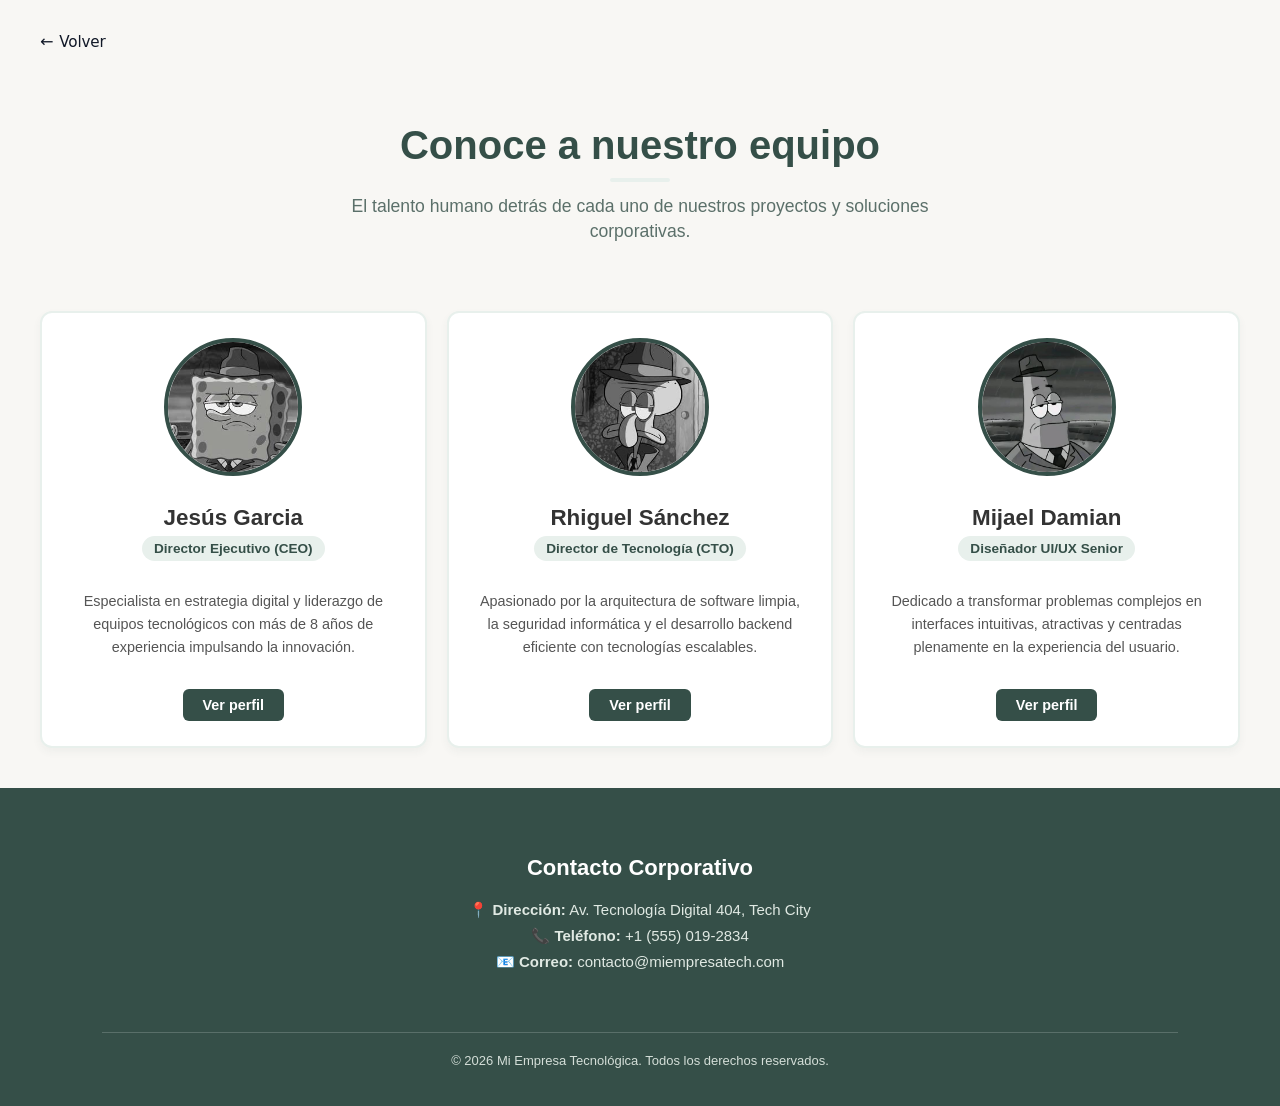
<file: Equipo/equipo.html>
<!DOCTYPE html>
<html lang="es">
<head>
    
    <meta charset="UTF-8">
    <meta name="viewport" content="width=device-width, initial-scale=1.0">
    <title>Nuestro Equipo Corporativo</title>
    <link rel="stylesheet" href="style.css"> 
</head>
<body>
      <nav class="navbar">
    <ul class="nav-links">
      <li>
        <a href="/index.html" class="btn-nav">
          <span class="btn-icon">←</span> Volver
        </a>
      </li>
    </ul>
  </nav>

    <header class="encabezado-principal">
        <h1>Conoce a nuestro equipo</h1>
        <p class="subtitulo">El talento humano detrás de cada uno de nuestros proyectos y soluciones corporativas.</p>
    </header>

    <main class="contenedor-equipo">
        <!-- Perfil 1: Jesús Garcia -->
        <article class="tarjeta-miembro">
            <div class="contenedor-avatar">
                <img src="images/33.jpg" alt="Foto de perfil de Jesús Garcia">
            </div>
            <h2>Jesús Garcia</h2>
            <span class="cargo">Director Ejecutivo (CEO)</span>
            <p class="descripcion">Especialista en estrategia digital y liderazgo de equipos tecnológicos con más de 8 años de experiencia impulsando la innovación.</p>
            <button class="btn-perfil" aria-label="Ver más sobre Jesús Garcia">Ver perfil</button>
        </article>

        <!-- Perfil 2: Riguel Sánchez -->
        <article class="tarjeta-miembro">
            <div class="contenedor-avatar">
                <img src="images/22.jpg" alt="Foto de perfil de Riguel Sánchez">
            </div>
            <h2>Rhiguel Sánchez</h2>
            <span class="cargo">Director de Tecnología (CTO)</span>
            <p class="descripcion">Apasionado por la arquitectura de software limpia, la seguridad informática y el desarrollo backend eficiente con tecnologías escalables.</p>
            <button class="btn-perfil" aria-label="Ver más sobre Riguel Sánchez">Ver perfil</button>
        </article>

        <!-- Perfil 3: Mijael Damian -->
        <article class="tarjeta-miembro">
            <div class="contenedor-avatar">
                <img src="images/11.jpg" alt="Foto de perfil de Mijael Damian">
            </div>
            <h2>Mijael Damian</h2>
            <span class="cargo">Diseñador UI/UX Senior</span>
            <p class="descripcion">Dedicado a transformar problemas complejos en interfaces intuitivas, atractivas y centradas plenamente en la experiencia del usuario.</p>
            <button class="btn-perfil" aria-label="Ver más sobre Mijael Damian">Ver perfil</button>
        </article>
    </main>

      <footer id="contacto">
        <hr>
        <div>
            <h3>Contacto Corporativo</h3>
            <p>📍 <strong>Dirección:</strong> Av. Tecnología Digital 404, Tech City</p>
            <p>📞 <strong>Teléfono:</strong> +1 (555) 019-2834</p>
            <p>📧 <strong>Correo:</strong> contacto@miempresatech.com</p>
        </div>
        <br>
        <p>&copy; 2026 Mi Empresa Tecnológica. Todos los derechos reservados.</p>
    </footer>

    <script src="script.js"></script> 
</body>
</html>
</file>
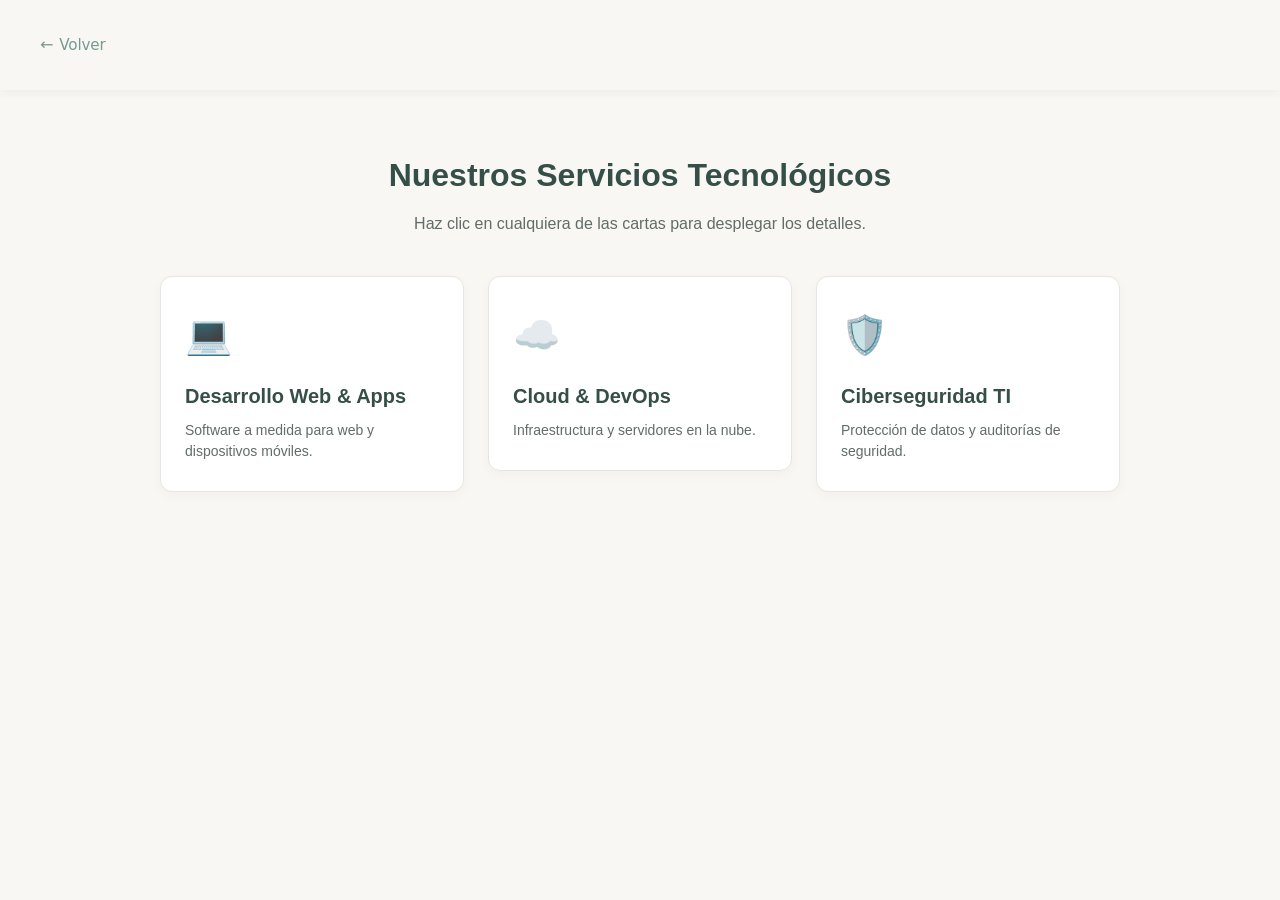
<file: servicios/servicios.html>
<!DOCTYPE html>
<html lang="es">
<head>
  <meta charset="UTF-8">
  <meta name="viewport" content="width=device-width, initial-scale=1.0">
  <title>Soluciones Tecnológicas</title>
  <link rel="stylesheet" href="style.css">
</head>
<body>

  <!-- Barra de navegación con enlace de ancla directo -->
    <nav class="navbar">
    <ul class="nav-links">
      <li>
        <a href="/index.html" class="btn-nav">
          <span class="btn-icon">←</span> Volver
        </a>
      </li>
    </ul>
  </nav>

  <!-- Sección de Servicios / Productos -->
  <section id="servicios" class="services-section">
    <h2 class="section-title">Nuestros Servicios Tecnológicos</h2>
    <p class="section-subtitle">Haz clic en cualquiera de las cartas para desplegar los detalles.</p>

    <div class="cards-grid">

      <!-- Carta 1 -->
      <div class="card-item">
        <input type="checkbox" id="card-1" class="card-toggle">
        <label for="card-1" class="card">
          <div class="card-summary">
            <span class="card-icon">💻</span>
            <h3>Desarrollo Web & Apps</h3>
            <p class="card-preview">Software a medida para web y dispositivos móviles.</p>

          </div>
          <div class="card-details">
            <h4>Detalles del Servicio</h4>
            <p>Diseñamos y desarrollamos plataformas web, aplicaciones móviles y sistemas administrativos adaptados a los procesos específicos de tu empresa, garantizando alto rendimiento, diseño moderno y escalabilidad.</p>
          </div>
        </label>
      </div>

      <!-- Carta 2 -->
      <div class="card-item">
        <input type="checkbox" id="card-2" class="card-toggle">
        <label for="card-2" class="card">
          <div class="card-summary">
            <span class="card-icon">☁️</span>
            <h3>Cloud & DevOps</h3>
            <p class="card-preview">Infraestructura y servidores en la nube.</p>

          </div>
          <div class="card-details">
            <h4>Detalles del Servicio</h4>
            <p>Implementamos y gestionamos servidores en la nube (AWS, Azure, GCP), arquitectura en contenedores Docker y despliegues automáticos para asegurar que tus sistemas estén siempre disponibles y optimizados.</p>
          </div>
        </label>
      </div>

      <!-- Carta 3 -->
      <div class="card-item">
        <input type="checkbox" id="card-3" class="card-toggle">
        <label for="card-3" class="card">
          <div class="card-summary">
            <span class="card-icon">🛡️</span>
            <h3>Ciberseguridad TI</h3>
            <p class="card-preview">Protección de datos y auditorías de seguridad.</p>

          </div>
          <div class="card-details">
            <h4>Detalles del Servicio</h4>
            <p>Evaluamos vulnerabilidades, implementamos copias de seguridad automatizadas, firewalls y protocolos de cifrado para proteger la información crítica de tu organización frente a amenazas digitales.</p>
          </div>
        </label>
      </div>

    </div>
  </section>

</body>
</html>
</file>
<file: Equipo/style.css>
/* Estilos globales para toda la pantalla */
body {
    background-color: #f8f7f4; /* Marfil */
    margin: 0;
    padding: 0;
    font-family: 'Segoe UI', Tahoma, Geneva, Verdana, sans-serif;
}

/* Encabezado unificado */
header {
    text-align: center;
    padding: 40px 20px 10px 20px;
}

header h1 {
    color: #354f48; /* Verde Oscuro */
    font-size: 2.5rem;
    margin: 0;
    position: relative;
    display: inline-block;
}

/* Línea decorativa sutil debajo del título */
header h1::after {
    content: '';
    display: block;
    width: 60px;
    height: 4px;
    background-color: #E8f0ec; /* Verde Pastel */
    margin: 10px auto 0 auto;
    border-radius: 2px;
}

/* Subtítulo del encabezado */
.subtitulo {
    color: #354f48; /* Verde Oscuro con menor opacidad visual */
    opacity: 0.8;
    font-size: 1.1rem;
    margin-top: 12px;
    max-width: 600px;
    margin-left: auto;
    margin-right: auto;
    line-height: 1.4;
}

/* Contenedor principal del equipo */
.contenedor-equipo {
    display: grid;
    grid-template-columns: repeat(auto-fit, minmax(250px, 1fr));
    gap: 20px;
    padding: 40px;
    max-width: 1200px;
    margin: 0 auto;
}

/* Tarjetas individuales */
.tarjeta-miembro {
    background-color: #ffffff; /* Blanco */
    border: 2px solid #E8f0ec; /* Verde Pastel */
    border-radius: 12px;
    padding: 25px;
    text-align: center;
    box-shadow: 0 4px 8px rgba(53, 79, 72, 0.05); /* Sombra basada en tu verde oscuro */
    transition: transform 0.3s ease, box-shadow 0.3s ease;
}

/* Efecto al pasar el mouse por encima */
.tarjeta-miembro:hover {
    transform: translateY(-5px);
    box-shadow: 0 8px 16px rgba(53, 79, 72, 0.15);
    cursor: pointer;
}

/* Imagen de perfil circular */
.tarjeta-miembro img {
    width: 130px;
    height: 130px;
    border-radius: 50%;
    object-fit: cover;
    margin-bottom: 15px;
    border: 4px solid #354f48; /* Verde Oscuro */
}

/* Nombre del miembro */
.tarjeta-miembro h2 {
    margin: 10px 0 5px 0;
    font-size: 1.4rem;
    color: #333333; 
}

/* Cargo (Etiqueta estilizada) */
.tarjeta-miembro .cargo {
    display: inline-block;
    font-weight: bold;
    color: #354f48; /* Verde Oscuro */
    background-color: #E8f0ec; /* Verde Pastel */
    padding: 5px 12px;
    border-radius: 20px;
    margin-bottom: 15px;
    font-size: 0.85rem;
}

/* Descripción del perfil */
.tarjeta-miembro .descripcion {
    font-size: 0.9rem;
    color: #555555; 
    line-height: 1.6;
}

/* Botón interactivo dentro de la tarjeta */
.btn-perfil {
    background-color: #354f48; /* Verde Oscuro */
    color: #ffffff; /* Blanco */
    border: none;
    padding: 8px 20px;
    border-radius: 6px;
    font-size: 0.9rem;
    font-weight: 600;
    cursor: pointer;
    margin-top: 15px;
    transition: background-color 0.2s ease, color 0.2s ease;
}

/* Cambio de color al pasar el mouse por el botón */
.btn-perfil:hover {
    background-color: #E8f0ec; /* Verde Pastel */
    color: #354f48; /* Verde Oscuro */
}
footer {
    background-color: #354F48;
    color: #F8F7F4;
    padding: 45px 8% 25px;
    text-align: center;
}

footer hr {
    display: none;
}

footer h3 {
    font-size: 22px;
    font-weight: 600;
    margin-bottom: 20px;
    color: #FFFFFF;
}

footer div {
    margin-bottom: 30px;
}

footer div p {
    margin: 8px 0;
    font-size: 15px;
    color: #E0E9E3;
}

footer > p {
    border-top: 1px solid rgba(255, 255, 255, 0.18);
    padding-top: 20px;
    color: #D4DED8;
    font-size: 13px;
}
/* --- Estilos para la Barra de Navegación Minimalista --- */
.navbar {
  width: 100%;
  padding: 24px 40px;
  background-color: transparent; /* Sin fondo sólido */
  display: flex;
  align-items: center;
}

.nav-links {
  list-style: none;
  margin: 0;
  padding: 0;
}

/* --- Botón Volver Minimalista --- */
.btn-nav {
  display: inline-flex;
  align-items: center;
  gap: 6px;
  padding: 8px 0; /* Espaciado arriba/abajo, 0 a los lados para alinear al borde */
  background-color: transparent; /* Sin fondo */
  color: #111827; /* Gris casi negro muy elegante */
  text-decoration: none;
  font-family: 'Segoe UI', system-ui, sans-serif;
  font-weight: 500;
  font-size: 0.95rem;
  letter-spacing: -0.01em; /* Tipografía más compacta y moderna */
  position: relative; /* Necesario para la línea animada */
  transition: color 0.25s ease;
}

/* --- Línea inferior minimalista (Efecto invisible al inicio) --- */
.btn-nav::after {
  content: '';
  position: absolute;
  bottom: 0;
  left: 0;
  width: 100%;
  height: 1px; /* Línea ultra fina */
  background-color: #111827;
  transform: scaleX(0); /* Oculta la línea reduciendo su escala a 0 */
  transform-origin: right;
  transition: transform 0.3s cubic-bezier(0.4, 0, 0.2, 1);
}

/* --- Efecto Hover (Al pasar el mouse) --- */
.btn-nav:hover {
  color: #4b5563; /* Suaviza el color del texto */
}

/* Activa la línea de izquierda a derecha en Hover */
.btn-nav:hover::after {
  transform: scaleX(1);
  transform-origin: left;
}

/* --- Animación sutil de la Flecha --- */
.btn-icon {
  font-size: 1rem;
  transition: transform 0.25s ease;
}

.btn-nav:hover .btn-icon {
  transform: translateX(-4px); /* Movimiento limpio hacia atrás */
}
</file>
<file: servicios/style.css>
/* ==========================================
   VARIABLES DE COLOR (Paleta Unificada)
   ========================================== */
:root {
    --bg-body: #F8F7F4;        /* Crema / Blanco hueso */
    --bg-card-active: #E8F0EC; /* Verde agua suave (para cartas activas) */
    --bg-white: #FFFFFF;       /* Blanco puro */
    
    --color-primary: #779B91;  /* Verde salvia / Menta suave */
    --heading-color: #354F48;  /* Verde bosque oscuro */
    
    --text-main: #343A40;      /* Gris oscuro antracita */
    --text-muted: #626C68;     /* Gris verdoso medio */
    --text-link: #555B63;      /* Gris pizarra */
    
    --border-color: #E8E5E0;   /* Gris claro cálido */
}

/* Configuración general (Corregido de '-' a '*') */
* {
    margin: 0;
    padding: 0;
    box-sizing: border-box;
}

html {
    scroll-behavior: smooth;
}

body {
    font-family: Arial, Helvetica, sans-serif;
    background-color: var(--bg-body);
    color: var(--text-main);
    line-height: 1.6;
}

/* Encabezado y navegación */
header {
    background-color: var(--bg-white);
    padding: 18px 8%;
    border-bottom: 1px solid var(--border-color);
    position: sticky;
    top: 0;
    z-index: 100;
}

/* Menú */
nav ul {
    list-style: none;
    display: flex;
    justify-content: flex-end;
    align-items: center;
    gap: 35px;
}

nav a {
    text-decoration: none;
    color: var(--text-link);
    font-size: 15px;
    font-weight: 500;
    transition: color 0.3s ease;
}

nav a:hover,
nav a.btn-nav {
    color: var(--color-primary);
}

/* ==========================================
   SECCIÓN DE SERVICIOS
   ========================================== */
.services-section {
    max-width: 1000px;
    margin: 60px auto;
    padding: 0 20px;
}

.section-title {
    text-align: center;
    color: var(--heading-color);
    font-size: 32px;
    font-weight: 600;
    margin-bottom: 10px;
}

.section-subtitle {
    text-align: center;
    color: var(--text-muted);
    font-size: 16px;
    margin-bottom: 40px;
}

/* Grid de Cartas */
.cards-grid {
    display: grid;
    grid-template-columns: repeat(auto-fit, minmax(280px, 1fr));
    gap: 24px;
    align-items: start;
}

/* Checkbox oculto para activar las cartas */
.card-toggle {
    display: none;
}

/* Estructura de la Carta */
.card {
    display: block;
    background-color: var(--bg-white);
    border: 1px solid var(--border-color);
    border-radius: 12px;
    padding: 28px 24px;
    box-shadow: 0 4px 12px rgba(0, 0, 0, 0.03);
    cursor: pointer;
    transition: all 0.3s ease;
}

.card:hover {
    transform: translateY(-4px);
    border-color: var(--color-primary);
    box-shadow: 0 8px 20px rgba(119, 155, 145, 0.15);
}

.card-icon {
    font-size: 38px;
    display: block;
    margin-bottom: 14px;
}

.card h3 {
    font-size: 20px;
    color: var(--heading-color);
    margin-bottom: 8px;
    font-weight: 600;
}

.card-preview {
    color: var(--text-muted);
    font-size: 14px;
    line-height: 1.5;
}

/* Detalles desplegables sin JS */
.card-details {
    max-height: 0;
    overflow: hidden;
    opacity: 0;
    transition: max-height 0.4s ease, opacity 0.3s ease, margin-top 0.3s ease;
    border-top: 1px solid var(--border-color);
    margin-top: 0;
}

.card-details h4 {
    font-size: 15px;
    color: var(--color-primary);
    margin-bottom: 6px;
}

.card-details p {
    font-size: 14px;
    color: var(--text-link);
    line-height: 1.6;
}

/* Estado activo al seleccionar la carta */
.card-toggle:checked + .card {
    background-color: var(--bg-card-active);
    border-color: var(--color-primary);
}

.card-toggle:checked + .card .card-details {
    max-height: 250px;
    opacity: 1;
    margin-top: 18px;
    padding-top: 16px;
}

/* Adaptación para celulares */
@media (max-width: 600px) {
    header {
        padding: 18px 15px;
    }

    nav ul {
        justify-content: center;
        gap: 18px;
        flex-wrap: wrap;
    }

    nav a {
        font-size: 14px;
    }

    .services-section {
        margin: 40px auto;
    }

    .section-title {
        font-size: 26px;
    }

    .section-subtitle {
        font-size: 14px;
    }
}
footer {
    background-color: #354F48;
    color: #F8F7F4;
    padding: 45px 8% 25px;
    text-align: center;
}

footer hr {
    display: none;
}

footer h3 {
    font-size: 22px;
    font-weight: 600;
    margin-bottom: 20px;
    color: #FFFFFF;
}

footer div {
    margin-bottom: 30px;
}

footer div p {
    margin: 8px 0;
    font-size: 15px;
    color: #E0E9E3;
}

footer > p {
    border-top: 1px solid rgba(255, 255, 255, 0.18);
    padding-top: 20px;
    color: #D4DED8;
    font-size: 13px;
}

/* --- Estilos para la Barra de Navegación --- */
.navbar {
  width: 100%;
  padding: 20px 40px;
  background-color: #ffffff; /* Fondo limpio para la barra */
  box-shadow: 0 2px 10px rgba(0, 0, 0, 0.05); /* Sombra sutil inferior */
  display: flex;
  align-items: center;
}

.nav-links {
  list-style: none;
  margin: 0;
  padding: 0;
}

/* --- Estilos para la Barra de Navegación Minimalista --- */
.navbar {
  width: 100%;
  padding: 24px 40px;
  background-color: transparent; /* Sin fondo sólido */
  display: flex;
  align-items: center;
}

.nav-links {
  list-style: none;
  margin: 0;
  padding: 0;
}

/* --- Botón Volver Minimalista --- */
.btn-nav {
  display: inline-flex;
  align-items: center;
  gap: 6px;
  padding: 8px 0; /* Espaciado arriba/abajo, 0 a los lados para alinear al borde */
  background-color: transparent; /* Sin fondo */
  color: #111827; /* Gris casi negro muy elegante */
  text-decoration: none;
  font-family: 'Segoe UI', system-ui, sans-serif;
  font-weight: 500;
  font-size: 0.95rem;
  letter-spacing: -0.01em; /* Tipografía más compacta y moderna */
  position: relative; /* Necesario para la línea animada */
  transition: color 0.25s ease;
}

/* --- Línea inferior minimalista (Efecto invisible al inicio) --- */
.btn-nav::after {
  content: '';
  position: absolute;
  bottom: 0;
  left: 0;
  width: 100%;
  height: 1px; /* Línea ultra fina */
  background-color: #111827;
  transform: scaleX(0); /* Oculta la línea reduciendo su escala a 0 */
  transform-origin: right;
  transition: transform 0.3s cubic-bezier(0.4, 0, 0.2, 1);
}

/* --- Efecto Hover (Al pasar el mouse) --- */
.btn-nav:hover {
  color: #4b5563; /* Suaviza el color del texto */
}

/* Activa la línea de izquierda a derecha en Hover */
.btn-nav:hover::after {
  transform: scaleX(1);
  transform-origin: left;
}

/* --- Animación sutil de la Flecha --- */
.btn-icon {
  font-size: 1rem;
  transition: transform 0.25s ease;
}

.btn-nav:hover .btn-icon {
  transform: translateX(-4px); /* Movimiento limpio hacia atrás */
}
</file>
